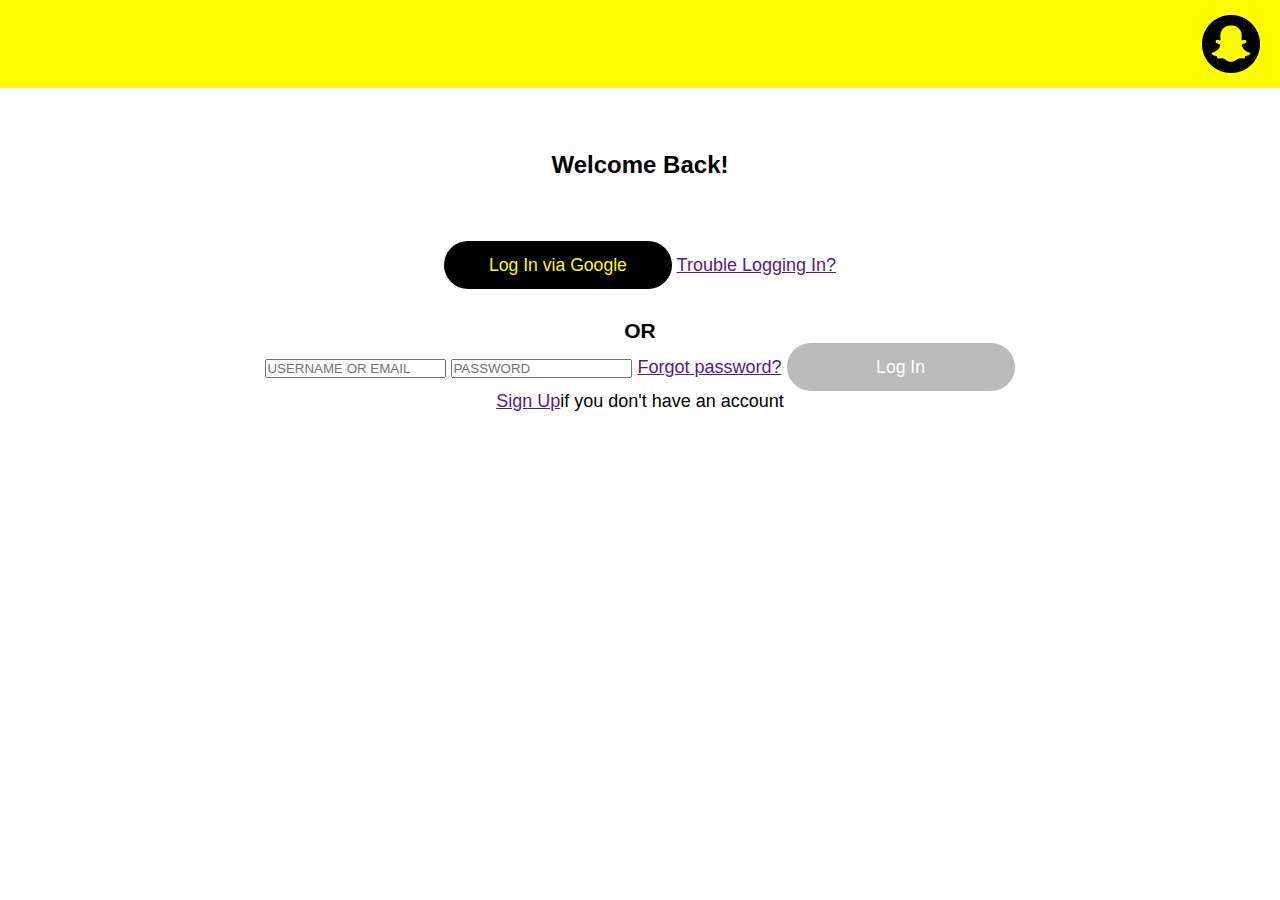
<file: index.html>
<!DOCTYPE html>
<html lang="en">
<head>
    <meta charset="UTF-8">
    <meta name="viewport" content="width=device-width, initial-scale=1.0">
    <title>Snapchat Login page</title>
    <link rel="stylesheet" href="styles.css">
</head>
<body>
    <div class="logo">
        <img src="images/logo.png" alt="Snapchat logo">
    </div>
    <main>
        <section class="header">
            <header>
                <h1>Welcome Back!</h1>
            </header>
        </section>
        
        
        <button class="button1">Log In via Google</button>

        <a href="">Trouble Logging In?</a>

        <section class="login form">
            <h3>OR</h3>
            <input type="text" placeholder="USERNAME OR EMAIL">
            <input type="password" placeholder="PASSWORD">

            <a href="">Forgot password?</a>

            <button type="submit" class="button2">Log In</button>
            <p><a href="">Sign Up</a>if you don't have an account</p>
        </section>
        

        
    </main>
    
</body>
</html>
</file>
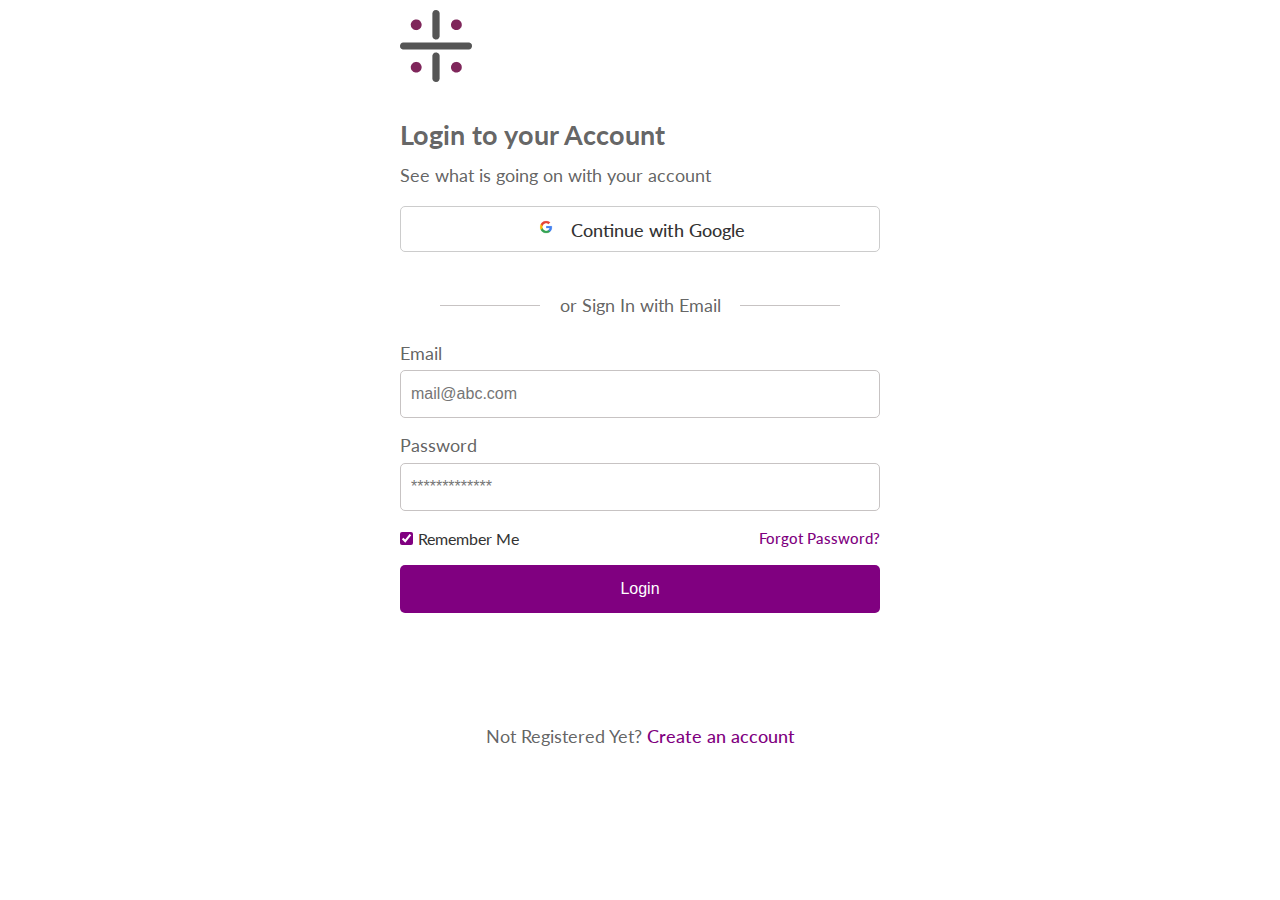
<file: slack/index.html>
<!DOCTYPE html>
<html lang="en">
<head>
    <meta charset="UTF-8">
    <meta name="viewport" content="width=device-width, initial-scale=1.0">
    <title>Slack Login Page</title>
    <link rel="stylesheet" href="styles.css">
    <link rel="preconnect" href="https://fonts.googleapis.com">
    <link rel="preconnect" href="https://fonts.gstatic.com" crossorigin>
    <link href="https://fonts.googleapis.com/css2?family=Lato:wght@300;400;700&family=Roboto:wght@300;400;500&display=swap" rel="stylesheet">
</head>
<body>
    <div class="grid">
        <div class="illustration">
            <img src="images/illustration.png" alt="thumbnail">
        </div>
        
        <div class="container">
            <div class="login">
                <div class="logo">
                    <img src="images/logo.png" alt="logo">
                    
                </div>
                <div class="info">
                    <h2>Login to your Account</h2>
                    <p>See what is going on with your account</p>
                        
                    <a href="#" class="google-button">
                        <img src="images/Google_Icon.webp" alt="Google icon" >
                        Continue with Google
                    </a>
                    
                    
                </div>
                
                
                <div class="login-form">
                    
                    <p class="hr-lines">or Sign In with Email</p>
                    
                    <div class="user-info">
                        <label for="user-email">Email</label>
                        <input type="email" id="user-email" placeholder="mail@abc.com">
                    </div>
                    <div  class="user-info">
                        <label for="user-password">Password</label>
                        <input type="password" id="user-password" placeholder="*************">
                    </div>
                    
    
                    <div class="checkbox">
                        <div class="checker">
                            <input type="checkbox" name="remember-me" id="remember-me" checked>
                            <label for="remember-me">Remember Me</label>
                        </div>
                        
                        <a href="#">Forgot Password?</a>
                    </div>
                    
                    <button type="button" class="login-btn">Login</button>
    
    
                </div>
    
                <div class="register">
                    <p>Not Registered Yet? <a href="">Create an account</a></p>
    
                </div>
                
            </div>
        </div>
    </div>
        
        

    
    
</body>
</html>
</file>
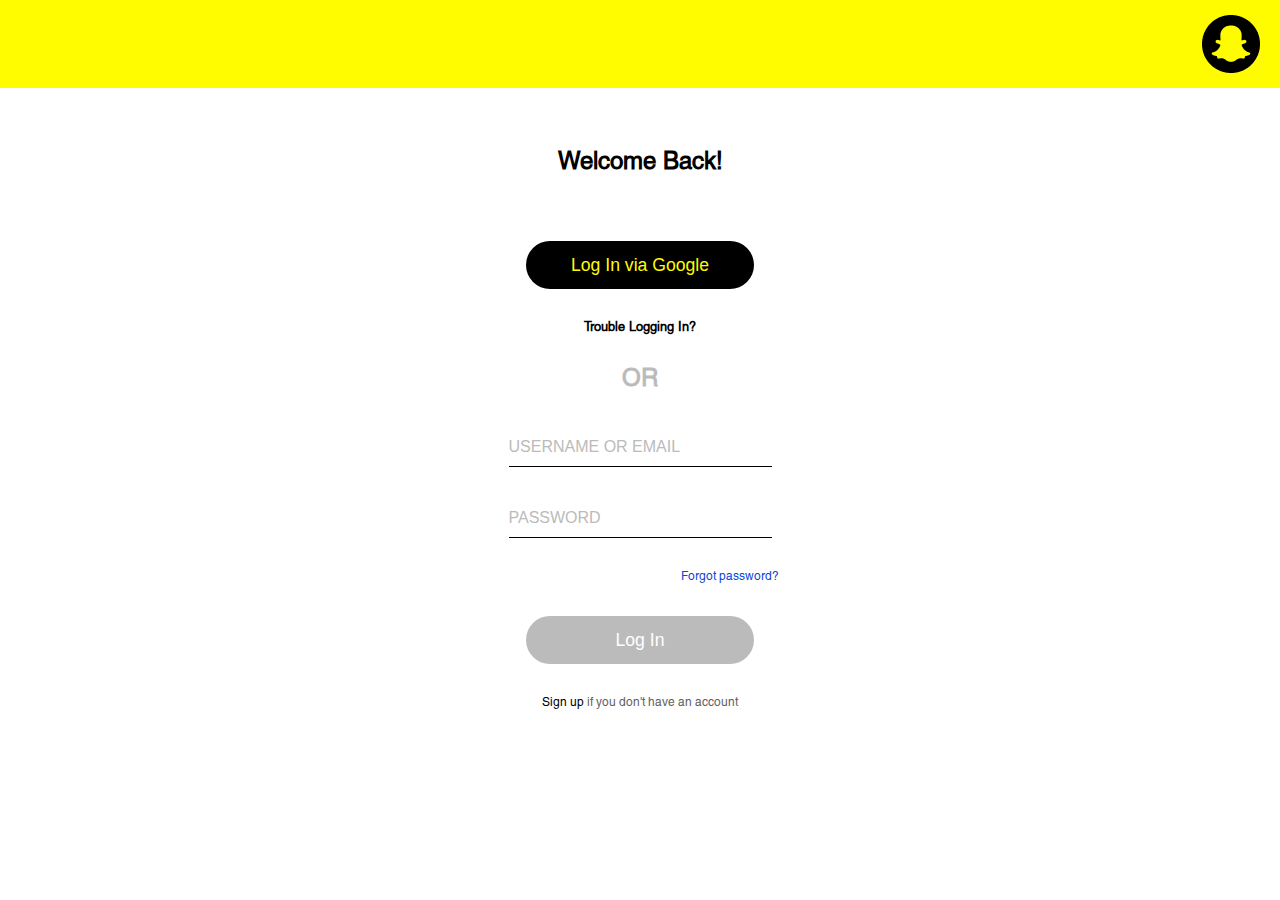
<file: snapchat/index.html>
<!DOCTYPE html>
<html lang="en">
<head>
    <meta charset="UTF-8">
    <meta name="viewport" content="width=device-width, initial-scale=1.0">
    <title>Snapchat Login page</title>
    <link rel="stylesheet" href="styles.css">
</head>
<body>
    <div class="logo">
        <img src="images/logo.png" alt="Snapchat logo">
    </div>
    <main>
        <section class="header">
            <header>
                <h1>Welcome Back!</h1>
            </header>
        </section>
        
        <section class="trouble">
            <a href="#"><button class="button1">Log In via Google </button></a>

            <a href="#">Trouble Logging In?</a>
        </section>
        

        <section class="login-form">
            <h3>OR</h3>
            <div class="input-group">
                <h6 id="username">USERNAME OR EMAIL</h6>
                <input type="text" placeholder="USERNAME OR EMAIL" id="usernameInput" required>
            </div>
            
            <div class="input-group">
                <h6 id="password">PASSWORD</h6>
            <input type="text" placeholder="PASSWORD" id="passwordInput" required>
            </div>
            

            <a href="" class="password">Forgot password?</a>

            <button type="submit" class="button2">Log In</button>

            <p class="sign-up"><a href="#">Sign up</a> if you don't have an account</p>
            
        </section>
        

        
    </main>
    <script>
        const password = document.getElementById("passwordInput");
        password.addEventListener("input", function () {
            this.value = this.value.replace(/./g, "*");
        });

        const usernameHeading = document.getElementById("username");
        const passwordHeading = document.getElementById("password");
        const passwordInput = document.getElementById("passwordInput");
        const usernameInput = document.getElementById("usernameInput");

        usernameInput.addEventListener("input", () => {
            if (this.value !== this.placeholder){
                usernameHeading.style.display = 'none';
            } else {
                usernameHeading.style.display = 'flex';
            }
        });

        passwordInput.addEventListener("input", () => {
            if (this.value !== this.placeholder){
                passwordHeading.style.display = 'none';
            } else {
                passwordHeading.style.display = 'flex';
            }
        });
        
    </script>
</body>
</html>
</file>
<file: styles.css>
*{
    box-sizing: border-box;
    margin: 0;
    padding: 0;
}

body{
    font-family: Helvetica;
    font-size: 18px;
    height: 100vh;
    
}

/* logo */

.logo{

    width: 100%;
    height: 88px;
    background-color: #FFFC00;
    display: flex;
    align-items: center;
    justify-content: flex-end;
    padding-right: 20px;
    
}

.logo img{
    width: 58px;
    height: 58px;

}

main{
    text-align: center;
}

section{
    margin: 30px;
}

/*header */

header h1{
    font-weight: 600;
    font-size: 24px;
    line-height: 29px;
    padding: 2rem;
}

/* buttons */

button{
    border-radius: 50px;
    width: 228px;
    height: 48px;
    border: none;
    font-size: 1.1rem;
    cursor: pointer;
}

.button1{
    background-color: #000000;
    color: #FFFC00;

}


.button2{
    background-color: #BBBBBB;
    color: white;
}

/*  trouble section*/

.trouble{
    display: flex;
    flex-direction: column;
    align-items: center;
    justify-content: center;
    gap: 2rem;
}

.trouble a{
    text-decoration: none;
    color: #000000;
    font-size: 0.8rem;
    font-weight: 600;


    
}


/*login form section*/

.login-form{
    display: flex;
    flex-direction: column;
    align-items: center;
    justify-content: center;
    gap: 2rem;
}
.login-form h3{
    color: #BBBBBB;
    font-size: 1.5rem;

}

.login-form input{
    border: none;
    border-bottom: 1px solid #000000;
    padding: 10px 20px 10px 0px;
    outline: none;
    font-size: 1rem;
    min-width: 263px;
}

.login-form input:focus{
    border-bottom: 2px solid #000000;
}

.login-form ::placeholder{
    color: #BBBBBB;

}

.login-form .password{
    text-decoration: none;
    font-size: 12px;
    color: #0D46D9;
    padding-left: 180px;
}


.login-form .sign-up{
    text-align: center;
}


.sign-up a{
    color: #000000;
    text-decoration: none;
    font-size: 12px;
}

.sign-up {
    color: #626262;
    font-size: 12px;

}
</file>
<file: slack/styles.css>
*{
    box-sizing: border-box;
    margin: 0;
    padding: 0;
}

body{
    height: 100vh;
    width: 100%;
    font-size: 18px;
    text-align: center;
    font-family: 'Lato', sans-serif;
    color: rgba(34, 34, 34, 0.712);
    overflow: hidden;


}

/* create grid and divide page width */


.grid{
    display: grid;
    grid-template-columns: 1fr 1fr;
    
    height: 100vh;
    overflow: hidden;
}

.illustration{
    height: 100%;
    
    
}

.illustration img{
    width: 100%;
    height: 100%;
    display: block;
}

@media screen and (max-width: 1300px) {
    .illustration {
        display: none;
    }

    .grid{
        display: block;
    }
    .container{
        
    }
}

/* center the login page container*/

.container{
   margin: auto;
   padding: 10px;
   height: 70%;
   width: 80%;
   max-width: 500px;

}

.info p{
    padding-top: 0.8rem;
}

.login{
    display: flex;
    flex-direction: column;   
    justify-content: center;
    
    gap: 2rem;
    text-align: left;
    
}


.login.info {
    display: flex;
    gap: 2rem;
    align-items: center;
}

/*checkbox */

.checkbox{
    display: flex;
    padding-top: 1rem;
    justify-content: space-between;
    align-items: center;
    padding-bottom: 1rem;
}

.checkbox a{
    text-decoration: none;
    color: purple;
    font-size: 15px;
    font-weight: 500;
    

}

.checkbox label{
    display: inline;
    font-size: 16px;
    color: #333;
}




.checkbox input[type="checkbox"] {
    width: 13px;
    height: 13px;
    accent-color: purple;
    border: 1px solid #ccc;
    border-radius: 5px;
    text-align: center;
  }
  



/*buttons */
button {
        width: 100%;
        height: 48px;
        border-radius: 5px;
        padding: 10px 20px;
        font-size: 1rem;
        cursor: pointer;
    
}

.info button{
    background-color: white;
    border: 1px solid rgb(199, 195, 195);
}

.login-btn{
    color: white;
    background-color: purple;
    border: none;
    
}

.google-button{
    display: inline-block;
    background-color: #fff;
    border: 1px solid #ccc;
    border-radius: 5px;
    padding: 10px 20px;
    text-decoration: none;
    font-weight: 500;
    color: #333;
    margin-top: 20px;
    width: 100%;
    transition: background-color 0.3s, border-color 0.3s, color 0.3s;
    text-align: center;
}

.google-button img{
    width: 20px;
    height: 20px;
    margin-right: 10px;
}


/* horizontal lines */

.hr-lines::before {
    content:" ";
  height: 1px;
  width: 100px;
  background: rgb(199, 195, 195);
  display: block;
  position: absolute;
  top: 50%;
  left: 0;

}

.hr-lines::after{
    content:" ";
  height: 1px;
  width: 100px;
  background: rgb(199, 195, 195);
  display: block;
  position: absolute;
  top: 50%;
  right: 0;
}

.hr-lines{
    position: relative;
    max-width: 400px;
    margin: 10px auto;
    text-align: center;
}

/* user input */

.user-info{
    display: flex;
    flex-direction: column;
    gap: 0.4rem;
    padding-top: 1rem;
    
}

.user-info input{
    border-radius: 5px;
    width: 100%;
    height: 48px;
    border: 1px solid rgb(199, 195, 195);  
    font-size: 1rem;
    padding: 10px;
    
    
}



/* register */

.register{
    margin-top: 5rem;
    text-align: center;
}
.register a {
    text-decoration: none;
    font-weight: 500;
    color: purple;
}
</file>
<file: snapchat/styles.css>
@font-face {
    font-family: 'Helvetica LT Std Roman';
    src: url('Helvetica\ LT\ Std\ Roman.otf') format('opentype');
}

*{
    box-sizing: border-box;
    margin: 0;
    padding: 0;
}

body{
    font-family: 'Helvetica LT Std Roman', sans-serif;
    font-size: 18px;
    height: 100vh;
    
}

/* logo */

.logo{

    width: 100%;
    height: 88px;
    background-color: #FFFC00;
    display: flex;
    align-items: center;
    justify-content: flex-end;
    padding-right: 20px;
    
}

.logo img{
    width: 58px;
    height: 58px;

}

main{
    text-align: center;
}

section{
    margin: 30px;
}

/*header */

header h1{
    font-weight: 600;
    font-size: 24px;
    line-height: 29px;
    padding: 2rem;
}

/* buttons */

button{
    border-radius: 50px;
    width: 228px;
    height: 48px;
    border: none;
    font-size: 1.1rem;
    cursor: pointer;
}

.button1{
    background-color: #000000;
    color: #FFFC00;

}


.button2{
    background-color: #BBBBBB;
    color: white;
}

.button2:active{
    background-color: #FFFC00;
    color: black;
    font-weight: 600;
    
}

/*  trouble section*/

.trouble{
    display: flex;
    flex-direction: column;
    align-items: center;
    justify-content: center;
    gap: 2rem;
}

.trouble a{
    text-decoration: none;
    color: #000000;
    font-size: 0.8rem;
    font-weight: 600;


    
}


/*login form section*/

.login-form{
    display: flex;
    flex-direction: column;
    align-items: center;
    justify-content: center;
    gap: 2rem;
    margin: auto;
}

.input-group{
    display: flex;
    flex-direction: column;
}

.input-group h6{
    margin: 0;
}


.login-form h3{
    color: #BBBBBB;
    font-size: 1.5rem;

}

.login-form input{
    border: none;
    border-bottom: 1px solid #000000;
    padding: 10px 20px 10px 0px;
    outline: none;
    font-size: 1rem;
    min-width: 263px;
    font-weight: 500;
}

.login-form input:focus{
    border-bottom: 3px solid #000000;
}

.login-form ::placeholder{
    color: #BBBBBB;

}

.login-form .password{
    text-decoration: none;
    font-size: 12px;
    color: #0D46D9;
    padding-left: 180px;
}


.login-form .sign-up{
    text-align: center;
}


.sign-up a{
    color: #000000;
    text-decoration: none;
    font-size: 12px;
}

.sign-up {
    color: #626262;
    font-size: 12px;

}

#username,
#password {
    color: #BBBBBB;
    display: none;
    justify-content: flex-start;
    align-items: flex-start;

}
</file>
